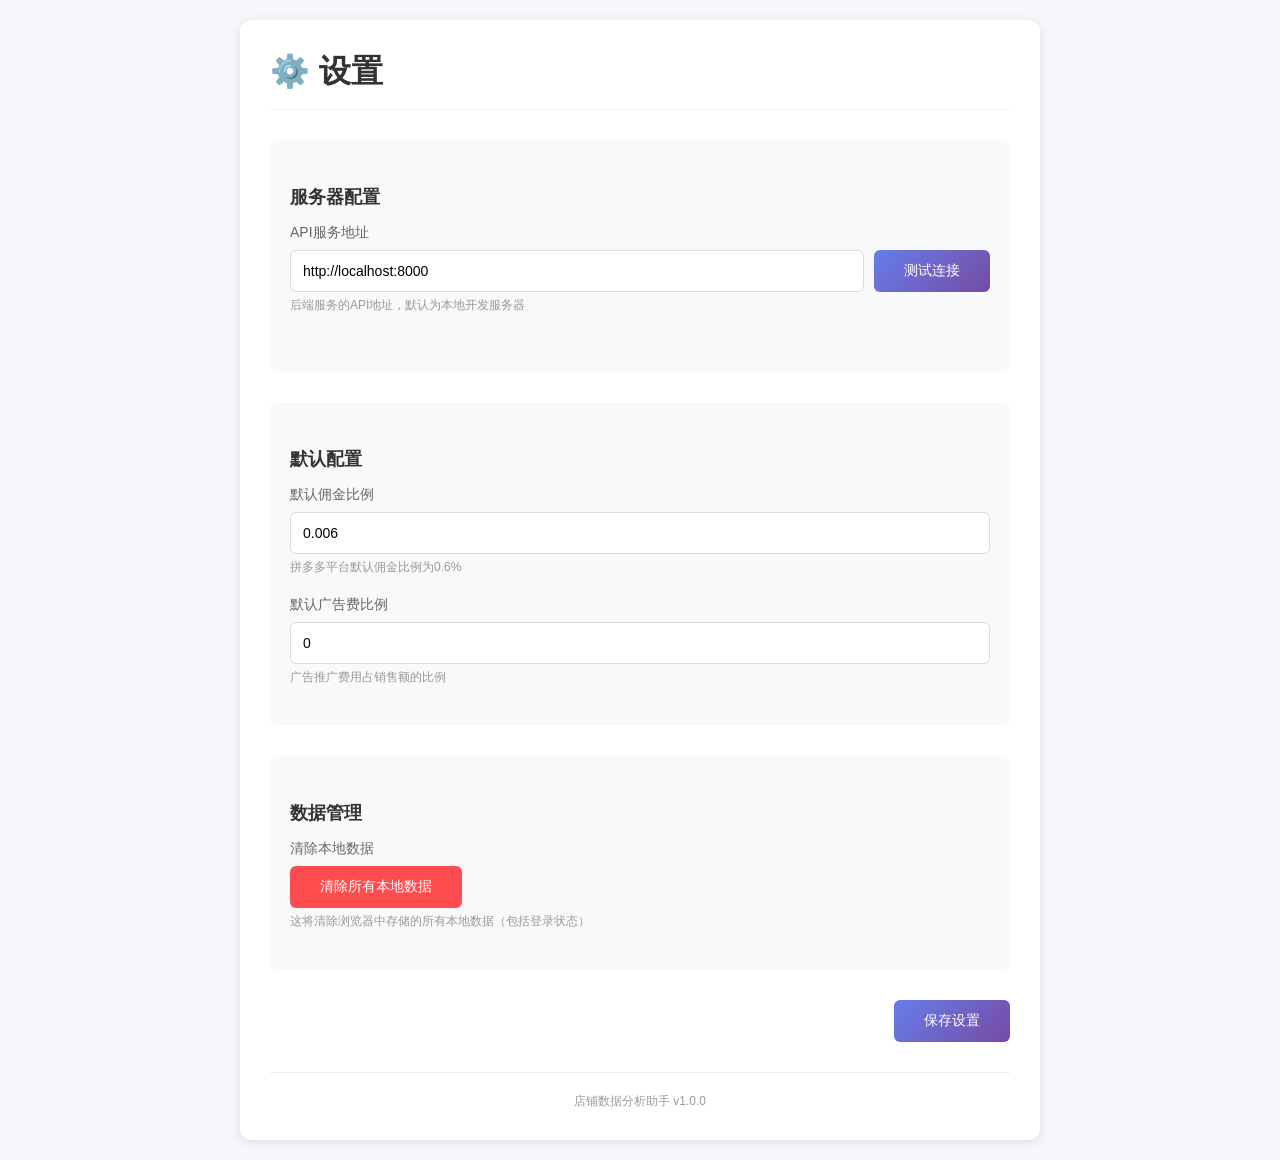
<file: shop-data-plugin/extension/options/index.html>
<!DOCTYPE html>
<html lang="zh-CN">
<head>
  <meta charset="UTF-8">
  <meta name="viewport" content="width=device-width, initial-scale=1.0">
  <title>设置 - 店铺数据分析助手</title>
  <style>
    * {
      margin: 0;
      padding: 0;
      box-sizing: border-box;
    }

    body {
      font-family: -apple-system, BlinkMacSystemFont, 'Segoe UI', Roboto, sans-serif;
      background: #f5f7fa;
      min-height: 100vh;
      padding: 20px;
    }

    .container {
      max-width: 800px;
      margin: 0 auto;
      background: white;
      border-radius: 12px;
      box-shadow: 0 2px 12px rgba(0, 0, 0, 0.1);
      padding: 30px;
    }

    h1 {
      color: #333;
      margin-bottom: 30px;
      padding-bottom: 15px;
      border-bottom: 1px solid #eee;
    }

    h2 {
      color: #333;
      font-size: 18px;
      margin: 25px 0 15px;
    }

    .form-group {
      margin-bottom: 20px;
    }

    label {
      display: block;
      margin-bottom: 8px;
      color: #666;
      font-size: 14px;
    }

    input, select {
      width: 100%;
      padding: 12px;
      border: 1px solid #ddd;
      border-radius: 6px;
      font-size: 14px;
      transition: border-color 0.3s;
    }

    input:focus, select:focus {
      outline: none;
      border-color: #667eea;
    }

    .btn {
      padding: 12px 30px;
      background: linear-gradient(135deg, #667eea 0%, #764ba2 100%);
      color: white;
      border: none;
      border-radius: 6px;
      cursor: pointer;
      font-size: 14px;
      transition: all 0.3s;
    }

    .btn:hover {
      transform: translateY(-1px);
      box-shadow: 0 4px 12px rgba(102, 126, 234, 0.4);
    }

    .section {
      margin-bottom: 30px;
      padding: 20px;
      background: #f8f9fa;
      border-radius: 8px;
    }

    .help-text {
      font-size: 12px;
      color: #999;
      margin-top: 5px;
    }

    .status {
      display: inline-block;
      padding: 4px 12px;
      border-radius: 4px;
      font-size: 12px;
      margin-left: 10px;
    }

    .status.connected {
      background: #e6f7e6;
      color: #52c41a;
    }

    .status.error {
      background: #fff2f0;
      color: #ff4d4f;
    }

    .api-test {
      display: flex;
      gap: 10px;
      align-items: center;
    }

    .api-test input {
      flex: 1;
    }

    .version-info {
      text-align: center;
      color: #999;
      font-size: 12px;
      margin-top: 30px;
      padding-top: 20px;
      border-top: 1px solid #eee;
    }
  </style>
</head>
<body>
  <div class="container">
    <h1>⚙️ 设置</h1>

    <div class="section">
      <h2>服务器配置</h2>
      <div class="form-group">
        <label>API服务地址</label>
        <div class="api-test">
          <input type="text" id="apiUrl" placeholder="http://localhost:8000" value="http://localhost:8000">
          <button class="btn" id="testBtn">测试连接</button>
        </div>
        <p class="help-text">后端服务的API地址，默认为本地开发服务器</p>
        <span id="connectionStatus" class="status"></span>
      </div>
    </div>

    <div class="section">
      <h2>默认配置</h2>
      <div class="form-group">
        <label>默认佣金比例</label>
        <input type="number" id="commissionRate" step="0.001" value="0.006" placeholder="0.006">
        <p class="help-text">拼多多平台默认佣金比例为0.6%</p>
      </div>

      <div class="form-group">
        <label>默认广告费比例</label>
        <input type="number" id="adCostRate" step="0.001" value="0" placeholder="0">
        <p class="help-text">广告推广费用占销售额的比例</p>
      </div>
    </div>

    <div class="section">
      <h2>数据管理</h2>
      <div class="form-group">
        <label>清除本地数据</label>
        <button class="btn" id="clearDataBtn" style="background: #ff4d4f;">清除所有本地数据</button>
        <p class="help-text">这将清除浏览器中存储的所有本地数据（包括登录状态）</p>
      </div>
    </div>

    <div style="text-align: right;">
      <button class="btn" id="saveBtn">保存设置</button>
    </div>

    <div class="version-info">
      店铺数据分析助手 v1.0.0
    </div>
  </div>

  <script>
    // 加载设置
    async function loadSettings() {
      const result = await chrome.storage.local.get(['apiUrl', 'commissionRate', 'adCostRate']);
      if (result.apiUrl) {
        document.getElementById('apiUrl').value = result.apiUrl;
      }
      if (result.commissionRate) {
        document.getElementById('commissionRate').value = result.commissionRate;
      }
      if (result.adCostRate) {
        document.getElementById('adCostRate').value = result.adCostRate;
      }
    }

    // 保存设置
    async function saveSettings() {
      const apiUrl = document.getElementById('apiUrl').value;
      const commissionRate = parseFloat(document.getElementById('commissionRate').value) || 0.006;
      const adCostRate = parseFloat(document.getElementById('adCostRate').value) || 0;

      await chrome.storage.local.set({
        apiUrl,
        commissionRate,
        adCostRate
      });

      alert('设置已保存');
    }

    // 测试API连接
    async function testConnection() {
      const apiUrl = document.getElementById('apiUrl').value;
      const statusEl = document.getElementById('connectionStatus');
      const btn = document.getElementById('testBtn');

      btn.disabled = true;
      btn.textContent = '测试中...';
      statusEl.textContent = '';
      statusEl.className = 'status';

      try {
        const response = await fetch(`${apiUrl}/health`);
        if (response.ok) {
          statusEl.textContent = '连接成功';
          statusEl.classList.add('connected');
        } else {
          throw new Error('连接失败');
        }
      } catch (error) {
        statusEl.textContent = '连接失败';
        statusEl.classList.add('error');
      } finally {
        btn.disabled = false;
        btn.textContent = '测试连接';
      }
    }

    // 清除数据
    async function clearData() {
      if (confirm('确定要清除所有本地数据吗？此操作不可恢复。')) {
        await chrome.storage.local.clear();
        alert('数据已清除');
        location.reload();
      }
    }

    // 绑定事件
    document.getElementById('saveBtn').addEventListener('click', saveSettings);
    document.getElementById('testBtn').addEventListener('click', testConnection);
    document.getElementById('clearDataBtn').addEventListener('click', clearData);

    // 加载设置
    loadSettings();
  </script>
</body>
</html>
</file>
